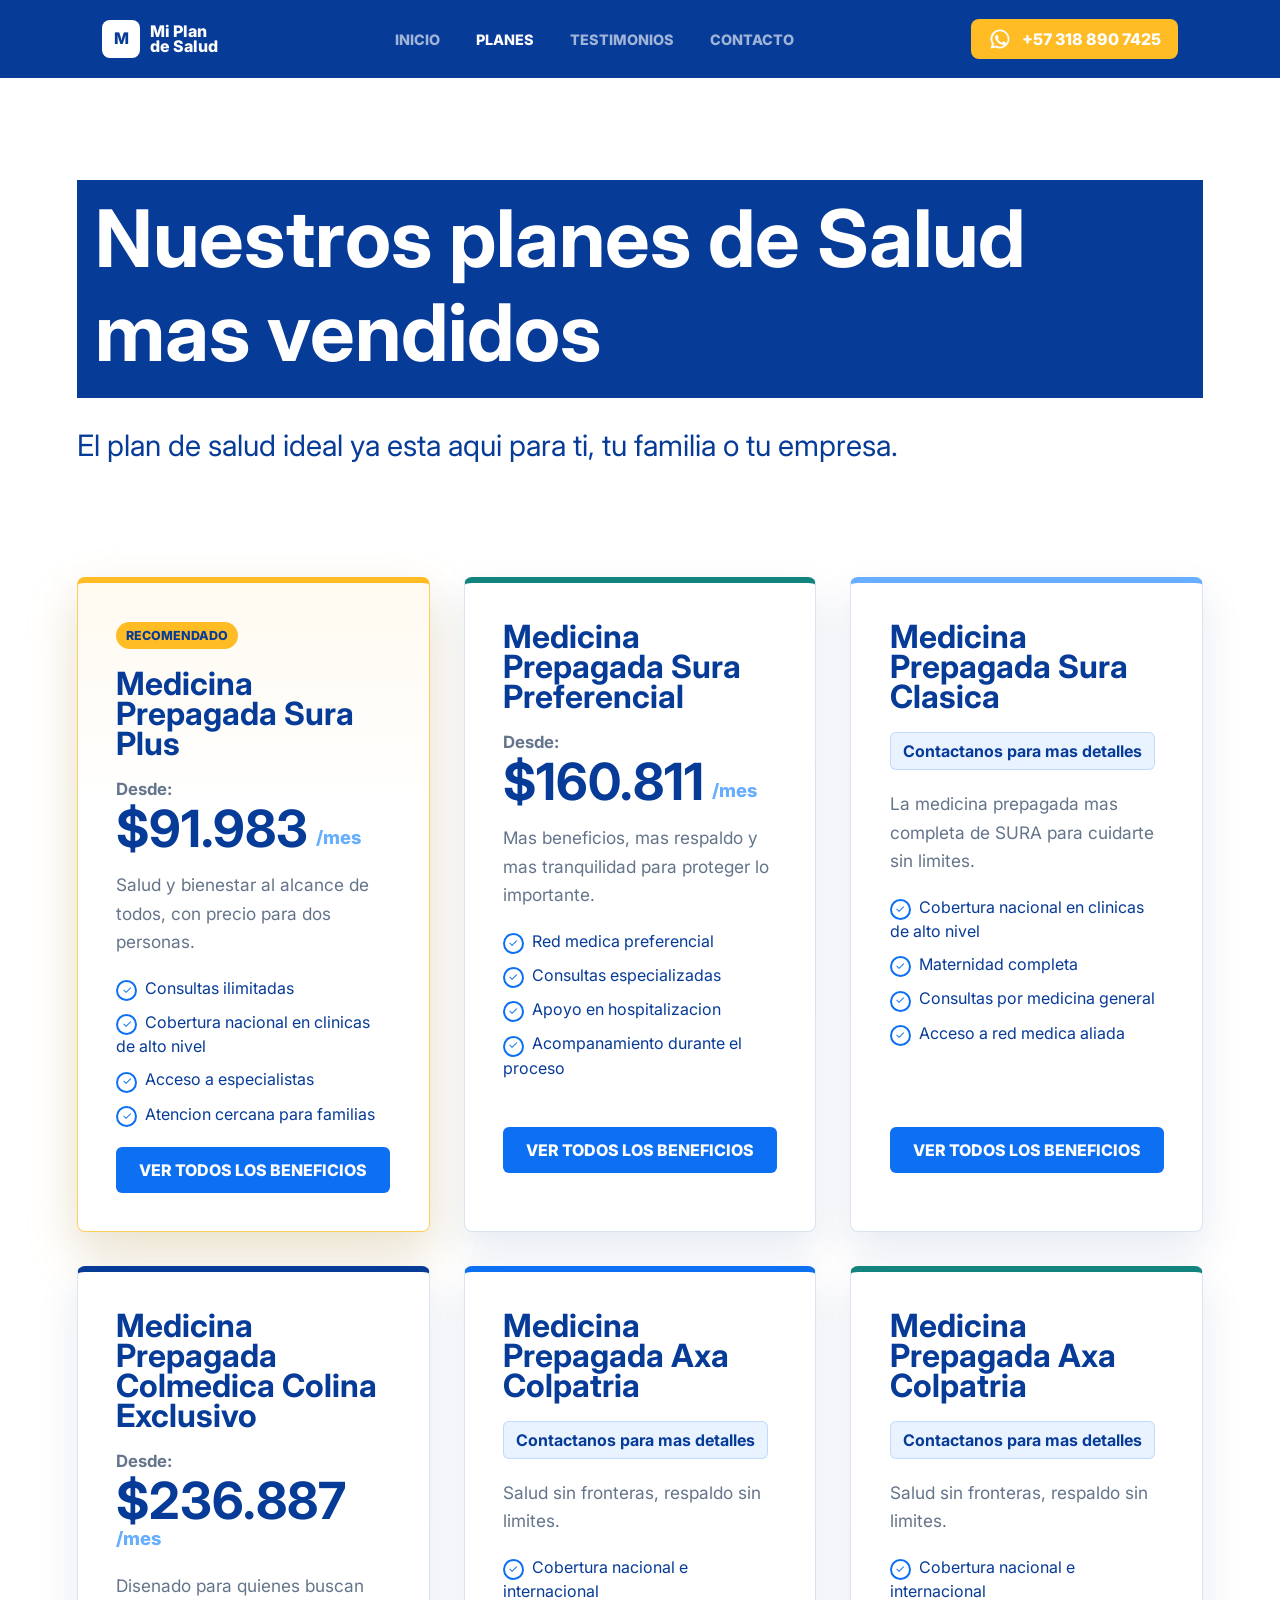
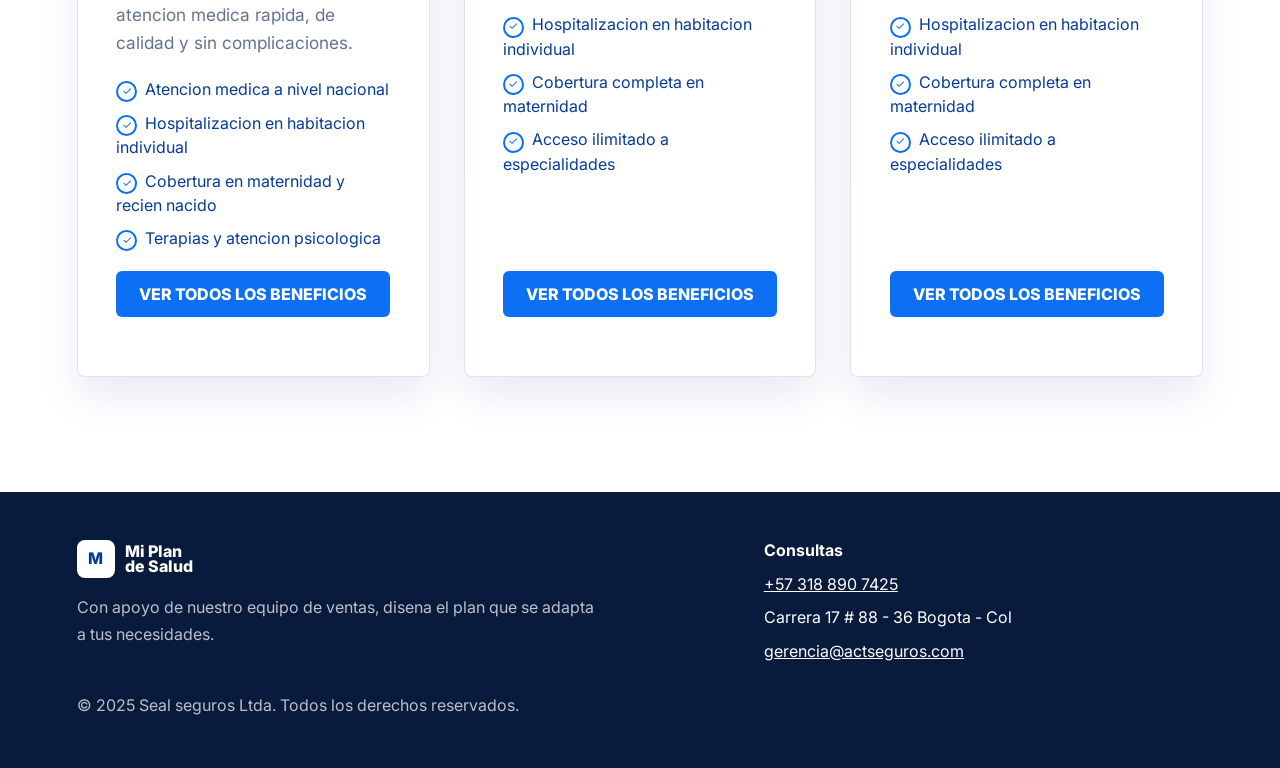
<file: planes.html>
<!doctype html>
<html lang="es">
<head>
  <meta charset="UTF-8" />
  <meta name="viewport" content="width=device-width, initial-scale=1.0" />
  <meta name="description" content="Planes de medicina prepagada y salud disponibles con asesoria de Mi Plan de Salud." />
  <title>Planes | Mi Plan de Salud</title>
  <link rel="preconnect" href="https://fonts.googleapis.com">
  <link rel="preconnect" href="https://fonts.gstatic.com" crossorigin>
  <link href="https://fonts.googleapis.com/css2?family=Inter:wght@400;500;600;700;800&display=swap" rel="stylesheet">
  <link rel="stylesheet" href="styles.css" />
</head>
<body>
  <header class="site-header" data-header>
    <a class="brand" href="index.html#inicio" aria-label="Ir al inicio">
      <span class="brand-mark">M</span>
      <span>Mi Plan<br>de Salud</span>
    </a>

    <button class="nav-toggle" type="button" aria-label="Abrir menu" aria-expanded="false" aria-controls="main-nav" data-nav-toggle>
      <span></span>
      <span></span>
      <span></span>
    </button>

    <nav class="main-nav" id="main-nav" data-nav>
      <a href="index.html#inicio">Inicio</a>
      <a href="planes.html" aria-current="page">Planes</a>
      <a href="index.html#testimonios">Testimonios</a>
      <a href="index.html#contacto">Contacto</a>
    </nav>

    <a class="header-cta" href="https://api.whatsapp.com/send?phone=573188907425&text=Hola%2C%20estoy%20buscando%20contacto%20con%20un%20asesor%20de%20Seal%20seguros%20Ltda." target="_blank" rel="noopener" aria-label="Escribir por WhatsApp al +57 318 890 7425">
      <span class="header-cta-icon" aria-hidden="true">
        <svg viewBox="0 0 32 32" focusable="false">
          <path d="M16.04 3.2A12.73 12.73 0 0 0 5.18 22.55L3.56 28.8l6.39-1.53a12.72 12.72 0 1 0 6.09-24.07Zm0 2.4a10.32 10.32 0 1 1-5.26 19.21l-.38-.23-3.21.77.82-3.14-.25-.4A10.33 10.33 0 0 1 16.04 5.6Zm-4.43 4.95c-.24 0-.63.09-.96.45-.33.36-1.26 1.23-1.26 3 0 1.76 1.29 3.47 1.47 3.71.18.24 2.49 3.99 6.14 5.43 3.03 1.19 3.65.95 4.31.89.66-.06 2.13-.87 2.43-1.71.3-.84.3-1.56.21-1.71-.09-.15-.33-.24-.69-.42-.36-.18-2.13-1.05-2.46-1.17-.33-.12-.57-.18-.81.18-.24.36-.93 1.17-1.14 1.41-.21.24-.42.27-.78.09-.36-.18-1.52-.56-2.89-1.78-1.07-.95-1.79-2.13-2-2.49-.21-.36-.02-.55.16-.73.16-.16.36-.42.54-.63.18-.21.24-.36.36-.6.12-.24.06-.45-.03-.63-.09-.18-.81-1.95-1.11-2.67-.29-.7-.59-.6-.81-.61h-.69Z"/>
        </svg>
      </span>
      <span class="header-cta-number">+57 318 890 7425</span>
    </a>
  </header>

  <main>
    <section class="plans-hero section-shell">
      <div>
        <h1>Nuestros planes de Salud mas vendidos</h1>
        <p>El plan de salud ideal ya esta aqui para ti, tu familia o tu empresa.</p>
      </div>
    </section>

    <section class="plans-section section-shell" aria-labelledby="plans-title">
      <h2 class="visually-hidden" id="plans-title">Listado de planes</h2>
      <div class="plans-grid" data-plans-grid aria-live="polite">
        <p class="plans-loading">Cargando planes...</p>
      </div>
    </section>
  </main>

  <footer class="site-footer">
    <div>
      <a class="brand footer-brand" href="index.html#inicio">
        <span class="brand-mark">M</span>
        <span>Mi Plan<br>de Salud</span>
      </a>
      <p>Con apoyo de nuestro equipo de ventas, disena el plan que se adapta a tus necesidades.</p>
    </div>
    <address>
      <strong>Consultas</strong>
      <a href="https://api.whatsapp.com/send?phone=573188907425&text=Hola%2C%20estoy%20buscando%20contacto%20con%20un%20asesor%20de%20Seal%20seguros%20Ltda." target="_blank" rel="noopener">+57 318 890 7425</a>
      <span>Carrera 17 # 88 - 36 Bogota - Col</span>
      <a href="mailto:gerencia@actseguros.com">gerencia@actseguros.com</a>
    </address>
    <p class="copyright">© 2025 Seal seguros Ltda. Todos los derechos reservados.</p>
  </footer>

  <script src="script.js"></script>
</body>
</html>
</file>
<file: styles.css>
:root {
  --blue-900: #073b98;
  --blue-700: #0d70f2;
  --blue-100: #e9f3ff;
  --teal-700: #13847d;
  --yellow-500: #ffbc25;
  --ink: #17253f;
  --muted: #64748b;
  --line: #dbe6f4;
  --soft: #f7fbff;
  --white: #ffffff;
  --shadow: 0 18px 45px rgba(7, 50, 117, 0.12);
  --header-offset: 78px;
}

* {
  box-sizing: border-box;
}

html {
  scroll-behavior: smooth;
}

body {
  margin: 0;
  color: var(--ink);
  font-family: Inter, system-ui, -apple-system, BlinkMacSystemFont, "Segoe UI", sans-serif;
  background: var(--white);
}

a {
  color: inherit;
}

img {
  display: block;
  max-width: 100%;
}

.visually-hidden {
  position: absolute;
  width: 1px;
  height: 1px;
  overflow: hidden;
  clip: rect(0 0 0 0);
  white-space: nowrap;
}

.site-header {
  position: sticky;
  top: 0;
  z-index: 20;
  display: grid;
  grid-template-columns: auto 1fr auto;
  align-items: center;
  gap: clamp(18px, 3vw, 36px);
  min-height: 78px;
  padding: 10px clamp(18px, 8vw, 128px);
  background: var(--blue-900);
  border-bottom: 0;
}

.brand {
  display: inline-flex;
  align-items: center;
  gap: 10px;
  color: var(--white);
  font-weight: 800;
  line-height: 0.95;
  text-decoration: none;
}

.brand-mark {
  display: grid;
  width: 38px;
  height: 38px;
  place-items: center;
  color: var(--blue-900);
  background: var(--white);
  border-radius: 8px;
}

.main-nav {
  display: flex;
  justify-content: center;
  gap: clamp(16px, 3vw, 36px);
  color: rgba(255, 255, 255, 0.62);
  font-size: 0.9rem;
  font-weight: 800;
  text-transform: uppercase;
}

.main-nav a {
  text-decoration: none;
}

.main-nav a:hover,
.main-nav a[aria-current="page"] {
  color: var(--white);
}

.header-cta,
.button {
  display: inline-flex;
  align-items: center;
  justify-content: center;
  min-height: 40px;
  padding: 0 16px;
  border: 1px solid transparent;
  border-radius: 8px;
  font-weight: 800;
  text-decoration: none;
  cursor: pointer;
}

.header-cta,
.button.primary {
  color: var(--white);
  background: var(--blue-700);
}

.header-cta {
  gap: 10px;
  color: var(--white);
  background: var(--yellow-500);
}

.header-cta-icon {
  display: inline-grid;
  width: 24px;
  height: 24px;
  place-items: center;
  line-height: 1;
}

.header-cta-icon svg {
  width: 100%;
  height: 100%;
  fill: currentColor;
}

.button.secondary {
  color: var(--blue-900);
  background: var(--white);
  border-color: var(--line);
}

.button:hover,
.header-cta:hover {
  transform: translateY(-1px);
}

.button.full {
  width: 100%;
}

.nav-toggle {
  display: none;
  width: 44px;
  height: 44px;
  padding: 0;
  background: var(--white);
  border: 1px solid var(--line);
  border-radius: 8px;
}

.nav-toggle span {
  display: block;
  width: 20px;
  height: 2px;
  margin: 4px auto;
  background: var(--blue-900);
}

.section-shell {
  padding: clamp(72px, 9vw, 120px) clamp(18px, 6vw, 88px);
}

main section[id] {
  scroll-margin-top: var(--header-offset);
}

.hero {
  display: grid;
  grid-template-columns: minmax(0, 1fr) minmax(340px, 0.72fr);
  gap: clamp(28px, 5.5vw, 72px);
  align-items: center;
  min-height: calc(100vh - 78px);
  padding-top: clamp(44px, 6vh, 70px);
  padding-bottom: clamp(36px, 5vh, 58px);
  overflow: hidden;
  background:
    linear-gradient(90deg, rgba(255,255,255,0.92) 0%, rgba(232,240,255,0.78) 48%, rgba(7,59,152,0.74) 100%),
    url("https://miplandesalud.co/wp-content/uploads/2026/01/3-1024x576.png");
  background-repeat: no-repeat;
  background-position: center;
  background-size: cover;
  border-bottom-right-radius: 42px;
}

.hero h1,
.plans-hero h1 {
  max-width: 760px;
  margin: 12px 0 18px;
  color: var(--blue-900);
  font-size: clamp(2.6rem, 6vw, 5.8rem);
  line-height: 0.96;
}

.hero-copy {
  display: grid;
  align-content: center;
  justify-items: start;
}

.hero h1 {
  display: grid;
  gap: 8px;
  max-width: 610px;
  margin: 0 0 48px;
  color: var(--blue-900);
  font-size: clamp(2.6rem, 4.35vw, 4.75rem);
  font-weight: 800;
  line-height: 0.92;
}

.hero-title-highlight {
  display: inline-block;
  width: fit-content;
  padding: 6px 15px 10px;
  color: var(--white);
  background: var(--blue-900);
}

.hero p,
.plans-hero p,
.section-heading p,
.about-copy p,
.why-copy p,
.plan-highlight p {
  max-width: 680px;
  color: var(--muted);
  font-size: clamp(1rem, 1.5vw, 1.2rem);
  line-height: 1.7;
}

.hero .hero-subtitle {
  min-height: 44px;
  margin: 0;
  color: #4f9dff;
  font-size: clamp(1.5rem, 2.65vw, 2.35rem);
  font-weight: 800;
  line-height: 1.1;
}

[data-rotating-subtitle] {
  display: inline-block;
  color: var(--yellow-500);
  border-right: 3px solid var(--yellow-500);
  white-space: nowrap;
  animation: subtitle-caret 0.9s steps(1) infinite;
}

@keyframes subtitle-caret {
  50% {
    border-right-color: transparent;
  }
}

.eyebrow,
.panel-kicker,
.plan-tag {
  display: inline-flex;
  align-items: center;
  min-height: 28px;
  padding: 0 10px;
  color: var(--blue-900);
  background: rgba(244, 182, 43, 0.24);
  border-radius: 8px;
  font-size: 0.78rem;
  font-weight: 800;
  letter-spacing: 0;
  text-transform: uppercase;
}

.hero-actions {
  display: flex;
  flex-wrap: wrap;
  gap: 12px;
  margin-top: 18px;
}

.hero-plan-button {
  min-height: 56px;
  padding: 0 24px;
  color: var(--white);
  background: var(--yellow-500);
  font-size: clamp(1rem, 1.55vw, 1.55rem);
  text-transform: uppercase;
}

.quote-panel,
.plan-card,
.testimonial-grid article,
.benefit-grid article,
.feature-card {
  border: 1px solid var(--line);
  border-radius: 8px;
  background: var(--white);
  box-shadow: var(--shadow);
}

.feature-card {
  color: inherit;
  text-decoration: none;
  transition: border-color 0.2s ease, box-shadow 0.2s ease, transform 0.2s ease;
}

.feature-card:hover,
.feature-card:focus-visible {
  border-color: rgba(13, 112, 242, 0.42);
  box-shadow: 0 20px 48px rgba(7, 50, 117, 0.16);
  transform: translateY(-2px);
}

.card-link-hint {
  display: inline-flex;
  margin-top: 14px;
  color: var(--blue-700);
  font-weight: 800;
  transition: transform 0.2s ease;
}

.feature-card:hover .card-link-hint,
.feature-card:focus-visible .card-link-hint {
  transform: translateX(4px);
}

.quote-panel {
  min-height: 380px;
  padding: clamp(28px, 3.2vw, 44px);
  align-self: center;
  border: 0;
}

.quote-panel h2 {
  max-width: 360px;
  margin: 0 auto 24px;
  color: var(--blue-900);
  font-size: clamp(1.25rem, 1.65vw, 1.65rem);
  font-weight: 500;
  line-height: 1.25;
  text-align: center;
}

.quote-form {
  display: grid;
  gap: 15px;
}

.quote-form label {
  display: grid;
  gap: 0;
  color: var(--blue-900);
  font-weight: 700;
}

.quote-form label > span:not(.checkbox-row span) {
  position: absolute;
  width: 1px;
  height: 1px;
  overflow: hidden;
  clip: rect(0 0 0 0);
}

.quote-form input[type="text"],
.quote-form input[type="tel"] {
  width: 100%;
  min-height: 58px;
  padding: 0 22px;
  border: 2px solid rgba(7, 50, 117, 0.08);
  border-radius: 20px;
  color: var(--ink);
  font: inherit;
  font-size: 1rem;
}

.quote-form input::placeholder {
  color: #8ca0d2;
}

.checkbox-row {
  grid-template-columns: auto 1fr;
  align-items: center;
  gap: 10px;
  color: var(--blue-900);
  font-size: 0.84rem;
  font-weight: 700;
}

.checkbox-row input {
  width: 24px;
  height: 24px;
  margin: 0;
  accent-color: var(--blue-700);
}

.checkbox-row a {
  color: #001cff;
  font-weight: 800;
}

.quote-form button {
  min-height: 48px;
  margin-top: 4px;
  border-radius: 3px;
  font-size: 0.98rem;
  text-transform: uppercase;
}

.allies,
.benefits,
.testimonials,
.plans-section {
  background: var(--soft);
}

.section-heading {
  max-width: 760px;
  margin-bottom: 32px;
}

.section-heading h2,
.about-copy h2,
.why-copy h2,
.plan-highlight h2,
.plans-section h2 {
  margin: 12px 0;
  color: var(--blue-900);
  font-size: clamp(2rem, 4vw, 3.6rem);
  line-height: 1.05;
}

.logo-grid {
  display: grid;
  grid-template-columns: repeat(5, minmax(120px, 1fr));
  gap: 14px;
}

.logo-grid img {
  width: 100%;
  height: 118px;
  padding: 18px;
  object-fit: contain;
  background: var(--white);
  border: 1px solid var(--line);
  border-radius: 8px;
}

.about,
.why,
.plan-highlight,
.plans-hero {
  display: grid;
  grid-template-columns: minmax(0, 0.85fr) minmax(320px, 1fr);
  gap: clamp(28px, 6vw, 72px);
  align-items: center;
}

.feature-list,
.benefit-grid,
.testimonial-grid,
.plans-grid {
  display: grid;
  gap: 16px;
}

.feature-list {
  grid-template-columns: 1fr;
}

.feature-card,
.benefit-grid article,
.testimonial-grid article,
.plan-card {
  padding: 22px;
}

.feature-card h3,
.benefit-grid h3,
.testimonial-grid strong,
.plan-card h3 {
  margin: 0 0 10px;
  color: var(--blue-900);
}

.feature-card p,
.benefit-grid p,
.testimonial-grid p,
.plan-card p {
  margin: 0;
  color: var(--muted);
  line-height: 1.65;
}

.benefit-grid,
.testimonial-grid,
.plans-grid {
  grid-template-columns: repeat(4, minmax(0, 1fr));
}

.benefit-grid article {
  border-top: 4px solid var(--blue-700);
}

.benefit-grid article:nth-child(2) {
  border-top-color: var(--teal-700);
}

.benefit-grid article:nth-child(3) {
  border-top-color: var(--yellow-500);
}

.benefit-grid article:nth-child(4) {
  border-top-color: var(--blue-900);
}

.check-list {
  display: grid;
  gap: 14px;
  margin: 0;
  padding: 0;
  list-style: none;
}

.check-list li {
  padding: 18px 18px 18px 46px;
  color: var(--muted);
  background: var(--white);
  border: 1px solid var(--line);
  border-radius: 8px;
  position: relative;
}

.check-list li::before {
  content: "";
  position: absolute;
  left: 18px;
  top: 22px;
  width: 12px;
  height: 12px;
  background: var(--teal-700);
  border-radius: 50%;
}

.check-list strong {
  color: var(--blue-900);
}

.plan-highlight {
  grid-template-columns: 1fr;
  align-content: center;
  gap: 28px;
  min-height: 380px;
  color: var(--white);
  background: var(--yellow-500);
}

.plan-highlight-eyebrow {
  display: inline-block;
  width: fit-content;
  margin: 0;
  padding: 8px 18px 12px;
  color: var(--white);
  background: #68aefe;
  border-radius: 0;
  font-size: clamp(2.1rem, 5vw, 4.4rem);
  line-height: 1;
  text-transform: none;
}

.plan-rotating-line {
  min-height: clamp(4.6rem, 9vw, 8.2rem);
  margin: 18px 0 0;
  color: var(--white);
  font-size: clamp(4.2rem, 9vw, 8.6rem);
  font-weight: 800;
  line-height: 1;
}

.plan-highlight-description {
  max-width: 820px;
  margin: 18px 0 0;
  color: rgba(255, 255, 255, 0.92);
  font-size: clamp(1.1rem, 1.7vw, 1.55rem);
  font-weight: 700;
  line-height: 1.35;
}

[data-plan-rotating-subtitle] {
  display: inline-block;
  color: var(--white);
  border-right: 3px solid rgba(255, 255, 255, 0.42);
  white-space: nowrap;
  animation: subtitle-caret 0.9s steps(1) infinite;
}

.plan-highlight .hero-actions {
  margin-top: 0;
}

.plan-highlight .button.primary {
  color: var(--blue-900);
  background: var(--white);
}

.testimonials .testimonial-grid {
  grid-template-columns: repeat(3, minmax(0, 1fr));
}

.testimonial-grid article {
  display: grid;
  gap: 18px;
}

.plans-hero {
  display: block;
  min-height: auto;
  padding-top: clamp(70px, 8vw, 110px);
  padding-bottom: clamp(28px, 4vw, 48px);
  background: var(--white);
}

.plans-hero h1 {
  display: block;
  width: 100%;
  max-width: none;
  margin: 0;
  padding: 12px 18px 18px;
  color: var(--white);
  background: var(--blue-900);
  font-size: clamp(3rem, 6.2vw, 6.2rem);
  line-height: 1.18;
}

.plans-hero p {
  max-width: 1060px;
  margin: 28px 0 0;
  color: var(--blue-900);
  font-size: clamp(1.25rem, 2.3vw, 2.15rem);
  line-height: 1.35;
}

.plans-section {
  padding-top: clamp(34px, 5vw, 70px);
  background: var(--white);
}

.plans-grid {
  grid-template-columns: repeat(3, minmax(0, 1fr));
  align-items: stretch;
  gap: clamp(22px, 3vw, 34px);
}

.plan-card {
  display: grid;
  align-content: start;
  grid-template-rows: auto auto auto auto 1fr auto;
  gap: 20px;
  min-height: 460px;
  padding: clamp(28px, 3vw, 40px);
  border: 1px solid rgba(11, 63, 164, 0.14);
  border-top: 6px solid var(--blue-700);
  border-radius: 8px;
  background: var(--white);
  box-shadow: 0 18px 42px rgba(7, 50, 117, 0.1);
}

.plan-card[data-accent="2"] {
  border-top-color: var(--teal-700);
}

.plan-card[data-accent="3"] {
  border-top-color: #68aefe;
}

.plan-card[data-accent="4"] {
  border-top-color: var(--blue-900);
}

.plan-card.is-recommended {
  border-color: rgba(255, 188, 31, 0.72);
  border-top-color: var(--yellow-500);
  background: linear-gradient(180deg, #fffaf0 0%, var(--white) 34%);
  box-shadow: 0 22px 54px rgba(255, 188, 31, 0.18), 0 18px 42px rgba(7, 50, 117, 0.1);
}

.plan-recommended-badge {
  width: fit-content;
  padding: 6px 10px;
  color: var(--blue-900);
  background: var(--yellow-500);
  border-radius: 999px;
  font-size: 0.78rem;
  font-weight: 800;
  text-transform: uppercase;
}

.plan-card h3 {
  margin: 0;
  color: var(--blue-900);
  font-size: clamp(1.8rem, 2.5vw, 2.8rem);
  line-height: 0.94;
}

.plan-price {
  display: flex;
  flex-wrap: wrap;
  align-items: end;
  gap: 6px 8px;
  color: var(--blue-900);
}

.plan-price-label {
  flex-basis: 100%;
  color: var(--muted);
  font-size: 1.05rem;
  font-weight: 700;
}

.plan-price strong {
  display: inline-block;
  color: var(--blue-900);
  font-size: clamp(2.55rem, 4vw, 4.2rem);
  line-height: 0.9;
}

.plan-price-unit {
  display: inline-block;
  margin-bottom: 5px;
  color: #68aefe;
  font-size: 1.15rem;
  font-weight: 800;
  line-height: 1;
}

.plan-contact-label {
  width: fit-content;
  padding: 8px 12px;
  color: var(--blue-900);
  background: var(--blue-100);
  border: 1px solid rgba(13, 112, 242, 0.18);
  border-radius: 6px;
  font-weight: 700;
  text-decoration: none;
}

.plan-summary {
  color: var(--blue-900);
  font-size: clamp(1rem, 1.35vw, 1.25rem);
  line-height: 1.5;
}

.plan-features {
  display: grid;
  gap: 10px;
  margin: 0;
  padding: 0;
  color: var(--blue-900);
  list-style: none;
  line-height: 1.45;
}

.plan-features li::before {
  content: "✓";
  display: inline-grid;
  width: 17px;
  height: 17px;
  margin-right: 8px;
  place-items: center;
  color: var(--blue-700);
  border: 2px solid currentColor;
  border-radius: 50%;
  font-size: 0.72rem;
  line-height: 1;
}

.plan-card-cta {
  align-self: end;
  width: 100%;
  min-height: 46px;
  border-radius: 6px;
  text-transform: uppercase;
}

.plans-loading {
  grid-column: 1 / -1;
  margin: 0;
  color: var(--muted);
  font-weight: 700;
}

.site-footer {
  display: grid;
  grid-template-columns: minmax(240px, 1.2fr) minmax(220px, 0.8fr);
  gap: 28px;
  padding: 48px clamp(18px, 6vw, 88px);
  color: var(--white);
  background: #091b3d;
}

.footer-brand,
.site-footer a {
  color: var(--white);
}

.site-footer p {
  max-width: 520px;
  color: rgba(255, 255, 255, 0.72);
  line-height: 1.7;
}

.site-footer address {
  display: grid;
  gap: 10px;
  font-style: normal;
}

.copyright {
  grid-column: 1 / -1;
  margin: 0;
}

.compact-footer {
  grid-template-columns: 1fr 1fr;
}

@media (max-width: 1080px) {
  .benefit-grid {
    grid-template-columns: repeat(2, minmax(0, 1fr));
  }

  .plans-grid {
    grid-template-columns: 1fr;
  }

  .logo-grid {
    grid-template-columns: repeat(3, minmax(0, 1fr));
  }
}

@media (max-width: 840px) {
  .site-header {
    grid-template-columns: auto 1fr auto;
  }

  .nav-toggle {
    order: 3;
    display: block;
    justify-self: end;
  }

  .header-cta {
    order: 2;
    display: inline-flex;
    justify-self: end;
    min-width: 46px;
    min-height: 46px;
    padding: 0;
    border-radius: 10px;
  }

  .header-cta-number {
    display: none;
  }

  .main-nav {
    order: 4;
    display: none;
  }

  .main-nav.is-open {
    display: grid;
    grid-column: 1 / -1;
    justify-content: stretch;
    gap: 0;
    padding-top: 12px;
  }

  .main-nav.is-open a {
    padding: 14px 0;
    border-top: 1px solid var(--line);
  }

  .hero,
  .about,
  .why,
  .plan-highlight,
  .plans-hero {
    grid-template-columns: 1fr;
  }

  .hero {
    min-height: auto;
    background-position: center;
  }

  .testimonials .testimonial-grid {
    grid-template-columns: 1fr;
  }

  .site-footer,
  .compact-footer {
    grid-template-columns: 1fr;
  }
}

@media (max-width: 620px) {
  .section-shell {
    padding: 46px 18px;
  }

  .hero h1,
  .plans-hero h1 {
    font-size: clamp(2.1rem, 11vw, 3.2rem);
  }

  .hero h1 {
    gap: 6px;
    margin-bottom: 28px;
  }

  .hero {
    gap: 30px;
    padding-top: 38px;
    padding-bottom: 42px;
  }

  .hero-title-highlight {
    padding: 5px 10px 8px;
  }

  .hero .hero-subtitle {
    min-height: 34px;
    font-size: clamp(1.25rem, 6vw, 1.75rem);
  }

  .hero-actions {
    margin-top: 14px;
  }

  .hero-plan-button {
    min-height: 48px;
    font-size: 1rem;
  }

  .plan-highlight {
    min-height: 300px;
  }

  .plan-highlight-eyebrow {
    padding: 7px 10px 10px;
    font-size: clamp(1.55rem, 8.5vw, 2.45rem);
  }

  .plan-rotating-line {
    min-height: 4.8rem;
    font-size: clamp(2.8rem, 14vw, 4.15rem);
    overflow-wrap: anywhere;
  }

  .plan-highlight-description {
    margin-top: 14px;
    font-size: 1rem;
  }

  [data-plan-rotating-subtitle] {
    white-space: normal;
  }

  .quote-panel {
    min-height: auto;
    padding: 26px 18px;
  }

  .quote-panel h2 {
    max-width: 300px;
    margin-bottom: 20px;
    font-size: 1.18rem;
    line-height: 1.28;
  }

  .quote-form {
    gap: 13px;
  }

  .quote-form input[type="text"],
  .quote-form input[type="tel"] {
    min-height: 48px;
    padding: 0 18px;
    border-radius: 18px;
    font-size: 0.95rem;
  }

  .checkbox-row {
    align-items: flex-start;
    gap: 8px;
    font-size: 0.78rem;
    line-height: 1.35;
  }

  .checkbox-row input {
    width: 22px;
    height: 22px;
    margin-top: 1px;
    flex: 0 0 auto;
  }

  .quote-form button {
    min-height: 46px;
    margin-top: 2px;
  }

  .logo-grid {
    grid-template-columns: repeat(2, minmax(0, 1fr));
    gap: 12px;
  }

  .logo-grid img {
    height: 112px;
    padding: 16px;
  }

  .benefit-grid,
  .plans-grid {
    grid-template-columns: 1fr;
  }

  .hero-actions,
  .button {
    width: 100%;
  }
}
</file>
